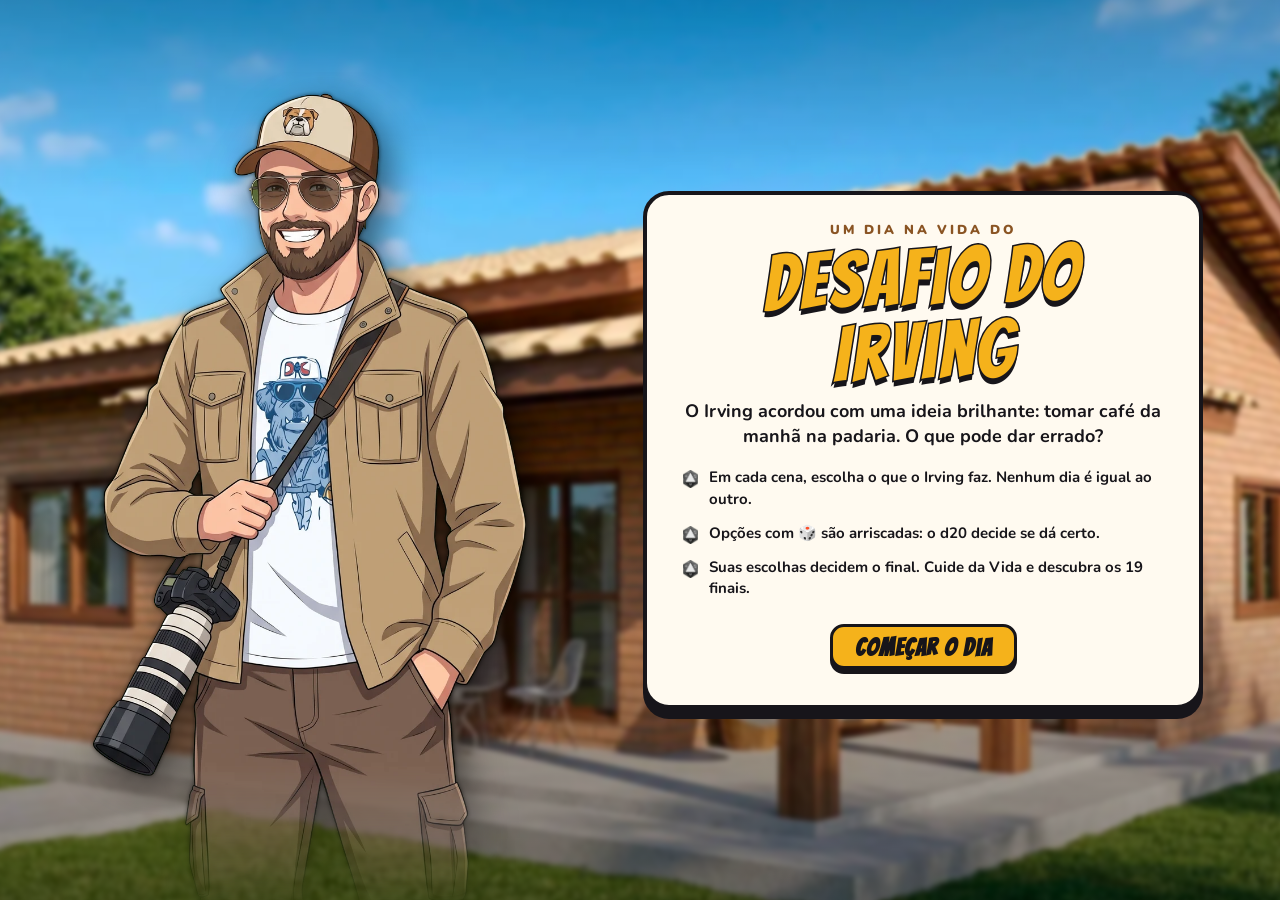
<file: index.html>
<!DOCTYPE html>
<html lang="pt-BR">
<head>
  <meta charset="utf-8">
  <meta name="viewport" content="width=device-width, initial-scale=1, viewport-fit=cover, interactive-widget=resizes-content">
  <title>Desafio do Irving</title>
  <meta name="description" content="Um dia na vida do Irving. Objetivo: tomar café da manhã na padaria. O que pode dar errado?">
  <meta name="theme-color" content="#1b1b1f">
  <link rel="icon" href="assets/desafio/itens/item-09-misto-quente.webp">
  <link rel="preconnect" href="https://fonts.googleapis.com">
  <link rel="preconnect" href="https://fonts.gstatic.com" crossorigin>
  <link rel="stylesheet" href="https://fonts.googleapis.com/css2?family=Bangers&family=Nunito:wght@500;700;800;900&display=swap">
  <link rel="stylesheet" href="css/desafio.css">
</head>
<body>

  <!-- Cenário (duas camadas pra fazer a troca suave) -->
  <div class="fundo" id="fundo-a"></div>
  <div class="fundo" id="fundo-b"></div>
  <div class="fundo-veu"></div>

  <!-- Irving -->
  <img class="irving" id="irving" src="assets/desafio/irving/irving-feliz.webp" alt="Irving">

  <!-- Barra de cima: vida, cena e mochila -->
  <header class="hud" id="hud" hidden>
    <div class="vida" id="vida">
      <img src="assets/desafio/ui/coracao.webp" alt="">
      <div class="vida-barra"><i id="vida-barra"></i></div>
      <b id="vida-num">100</b>
    </div>
    <div class="hud-cena" id="hud-cena">Cena 1</div>
    <div class="mochila" id="mochila" aria-label="Mochila (até 3 itens)"></div>
  </header>

  <!-- Placa com o nome do lugar -->
  <div class="placa" id="placa" hidden></div>

  <!-- TELA DE INÍCIO -->
  <section class="inicio" id="tela-inicio">
    <div class="inicio-caixa">
      <div class="inicio-pre">um dia na vida do</div>
      <h1 class="logo">Desafio do Irving</h1>
      <p class="inicio-texto">O Irving acordou com uma ideia brilhante: <b>tomar café da manhã na padaria</b>. O que pode dar errado?</p>
      <ul class="inicio-regras">
        <li>Em cada cena, <b>escolha</b> o que o Irving faz. Nenhum dia é igual ao outro.</li>
        <li>Opções com <b>🎲</b> são arriscadas: o <b>d20</b> decide se dá certo.</li>
        <li>Suas <b>escolhas</b> decidem o final. Cuide da <b>Vida</b> e descubra os <b>19 finais</b>.</li>
      </ul>
      <button class="botao" id="btn-comecar">Começar o dia</button>
      <div class="inicio-finais" id="inicio-finais"></div>
    </div>
  </section>

  <!-- Dado -->
  <div class="dado-palco" id="dado-palco" hidden>
    <div class="dado-dif" id="dado-dif"></div>
    <div class="dado" id="dado">
      <img src="assets/desafio/ui/d20.webp" alt="">
      <span id="dado-num">?</span>
    </div>
    <div class="dado-selo" id="dado-selo"></div>
  </div>

  <!-- Encontros: chefes (pedra, papel e tesoura / quiz), NPCs com desafio e o vendedor da Casa do Norte -->
  <section class="duelo" id="duelo" hidden>
    <img class="chefe-img" id="chefe-img" alt="">
    <div class="chefe-emoji" id="chefe-emoji" hidden></div>
    <div class="duelo-painel">
      <div class="duelo-titulo" id="duelo-titulo">DUELO!</div>
      <div class="duelo-nome" id="duelo-nome"></div>
      <div class="duelo-placar" id="duelo-placar">Irving <b id="placar-ir">0</b> <span>x</span> <b id="placar-ch">0</b> <em id="placar-nome"></em></div>
      <div class="duelo-jogada" id="duelo-jogada"></div>
      <div class="baloes" id="baloes">
        <button class="balao" type="button" data-j="pedra"><span>✊</span><small>Pedra</small></button>
        <button class="balao" type="button" data-j="papel"><span>✋</span><small>Papel</small></button>
        <button class="balao" type="button" data-j="tesoura"><span>✌️</span><small>Tesoura</small></button>
      </div>
      <div class="respostas" id="respostas" hidden></div>
      <div class="duelo-fim" id="duelo-fim" hidden>
        <div class="dado-selo" id="duelo-selo"></div>
        <p id="duelo-premio"></p>
        <button class="botao" id="btn-duelo-ok" type="button">Continuar</button>
      </div>
    </div>
  </section>

  <!-- Avisos: adversidade e item encontrado -->
  <div class="alerta" id="alerta" hidden>
    <span class="alerta-icone">⚠️</span>
    <div><small>Adversidade!</small><b id="alerta-texto"></b></div>
  </div>
  <div class="achado" id="achado" hidden>
    <img id="achado-img" alt="">
    <div><small>O Irving encontrou</small><b id="achado-nome"></b><em id="achado-dica"></em></div>
  </div>

  <!-- CAIXA DE TEXTO (visual novel) -->
  <section class="caixa" id="caixa" hidden>
    <div class="caixa-nome" id="caixa-nome">Narrador</div>
    <div class="caixa-texto" id="caixa-texto"></div>
    <div class="caixa-delta" id="caixa-delta"></div>

    <div class="opcoes" id="opcoes" hidden aria-label="O que o Irving faz?"></div>

    <div class="caixa-botoes" id="caixa-botoes" hidden>
      <button class="botao" id="btn-continuar" type="button">Continuar</button>
    </div>
  </section>

  <!-- TELA FINAL -->
  <section class="final" id="tela-final" hidden>
    <div class="final-cartao">
      <div class="final-pre">FIM DO DIA</div>
      <div class="final-tipo" id="final-tipo"></div>
      <h2 class="final-nome" id="final-nome"></h2>
      <p class="final-texto" id="final-texto"></p>
      <p class="final-motivos" id="final-motivos"></p>
      <div class="final-resumo" id="final-resumo"></div>
      <div class="galeria-titulo" id="galeria-titulo"></div>
      <div class="galeria" id="galeria"></div>
      <div class="final-botoes">
        <button class="botao" id="btn-denovo" type="button">Viver outro dia</button>
      </div>
    </div>
  </section>

  <script src="js/desafio-dados.js"></script>
  <!-- a história (o emaranhado de escolhas) -->
  <script src="js/historia/lugares-01.js"></script>
  <script src="js/historia/lugares-02-09.js"></script>
  <script src="js/historia/lugares-10-17.js"></script>
  <script src="js/historia/lugares-18-25.js"></script>
  <script src="js/historia/lugares-26-33.js"></script>
  <script src="js/historia/lugares-34-41.js"></script>
  <script src="js/historia/lugares-42-50.js"></script>
  <script src="js/historia/itens-adversidades.js"></script>
  <script src="js/historia/lugar-53-casa-do-norte.js"></script>
  <script src="js/historia/personagens.js"></script>
  <script src="js/desafio-motor.js"></script>
  <script src="js/desafio.js"></script>
</body>
</html>
</file>
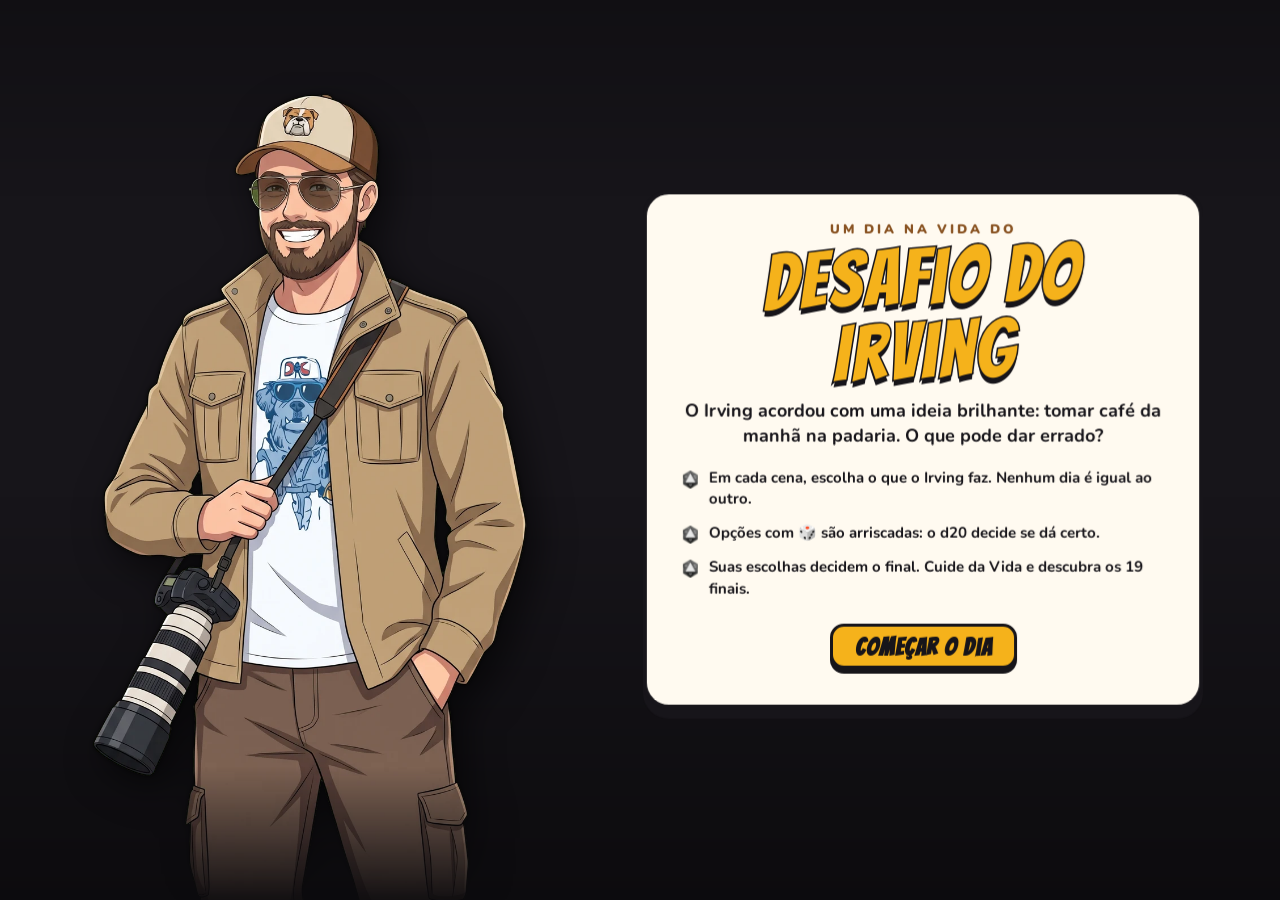
<file: jogo.html>
<!DOCTYPE html>
<html lang="pt-BR">
<head>
  <meta charset="utf-8">
  <title>Desafio do Irving</title>
  <!-- endereço antigo: manda pra página principal do jogo -->
  <meta http-equiv="refresh" content="0; url=./">
  <link rel="canonical" href="./">
</head>
<body>
  <p>O jogo mudou de endereço. <a href="./">Clique aqui pra jogar o Desafio do Irving.</a></p>
</body>
</html>
</file>
<file: css/desafio.css>
/* =====================================================================
   DESAFIO DO IRVING - VISUAL
   Estilo cartoon: contorno preto grosso, cores de misto quente.
   ===================================================================== */

:root {
  --tinta: #17151a;
  --creme: #fff6e3;
  --papel: #fffaf0;
  --mostarda: #f5b21b;
  --mostarda-escura: #c98a00;
  --crosta: #8a5423;
  --vermelho: #d8323c;
  --verde: #2f9e55;
  --cinza: #6b6570;
  --sombra: 0 6px 0 var(--tinta);
  --borda: 3px solid var(--tinta);
  --raio: 18px;
  --titulo: "Bangers", "Impact", system-ui, sans-serif;
  --texto: "Nunito", system-ui, -apple-system, "Segoe UI", sans-serif;
}

* { box-sizing: border-box; }
html, body { margin: 0; height: 100%; }
body {
  background: var(--tinta);
  color: var(--tinta);
  font-family: var(--texto);
  font-weight: 700;
  overflow: hidden;
  height: 100dvh;
  -webkit-tap-highlight-color: transparent;
}
[hidden] { display: none !important; }
button { font: inherit; cursor: pointer; }

/* ---------- cenário ---------- */
.fundo {
  position: fixed; inset: -2%;
  background: center / cover no-repeat;
  filter: blur(2.5px) saturate(1.1);
  transform: scale(1.03);
  opacity: 0;
  transition: opacity .7s ease;
}
.fundo.ativo { opacity: 1; }
.fundo-veu {
  position: fixed; inset: 0;
  background: linear-gradient(180deg, rgba(0,0,0,.25) 0%, rgba(0,0,0,0) 22%, rgba(0,0,0,0) 55%, rgba(0,0,0,.45) 100%);
  pointer-events: none;
}
body.morte .fundo { filter: blur(3px) grayscale(1) brightness(.55); }

/* ---------- Irving ---------- */
.irving {
  position: fixed;
  left: 2vw; bottom: -2vh;
  height: 94dvh; max-width: 48vw;
  object-fit: contain; object-position: bottom left;
  filter: drop-shadow(0 0 2px rgba(0,0,0,.6)) drop-shadow(10px 14px 18px rgba(0,0,0,.55));
  /* a imagem termina no meio da perna: some suavemente em vez de cortar reto */
  -webkit-mask-image: linear-gradient(to bottom, #000 82%, transparent 99%);
  mask-image: linear-gradient(to bottom, #000 82%, transparent 99%);
  transition: transform .35s ease, opacity .35s ease;
  pointer-events: none;
  z-index: 2;
}
.irving.pulo { animation: pulo .45s ease; }
@keyframes pulo { 0%{transform:translateY(0)} 35%{transform:translateY(-3%)} 100%{transform:translateY(0)} }
.irving.tremor { animation: tremor .45s ease; }
@keyframes tremor { 0%,100%{transform:translateX(0)} 20%{transform:translateX(-2%)} 40%{transform:translateX(2%)} 60%{transform:translateX(-1.5%)} 80%{transform:translateX(1%)} }

/* ---------- HUD ---------- */
.hud {
  position: fixed; top: 0; left: 0; right: 0; z-index: 5;
  display: flex; align-items: center; justify-content: space-between; gap: 12px;
  padding: max(10px, env(safe-area-inset-top)) 16px 10px;
}
.vida {
  display: flex; align-items: center; gap: 8px;
  background: var(--papel); border: var(--borda); border-radius: 999px;
  padding: 4px 12px 4px 6px; box-shadow: 0 4px 0 var(--tinta);
}
.vida img { width: 34px; height: auto; filter: drop-shadow(0 2px 0 var(--tinta)); }
.vida.bateu img { animation: batida .5s ease; }
@keyframes batida { 0%,100%{transform:scale(1)} 30%{transform:scale(1.35) rotate(-8deg)} 60%{transform:scale(.9)} }
.vida-barra {
  width: clamp(80px, 16vw, 200px); height: 14px;
  border: 2px solid var(--tinta); border-radius: 999px; background: #eee3cf; overflow: hidden;
}
.vida-barra i { display: block; height: 100%; width: 100%; background: var(--vermelho); transition: width .6s ease; }
.vida.baixa .vida-barra i { animation: piscar 1s infinite; }
@keyframes piscar { 50% { opacity: .45; } }
.vida b { font-weight: 900; min-width: 2.2ch; text-align: right; font-size: 18px; }

.hud-cena {
  font-family: var(--titulo); font-size: 22px; letter-spacing: 1px; color: var(--tinta);
  background: var(--papel); border: var(--borda); border-radius: 999px; padding: 3px 14px 0;
  box-shadow: 0 4px 0 var(--tinta); white-space: nowrap;
}
.mochila { display: flex; gap: 8px; }
.slot {
  width: 54px; height: 54px; border: var(--borda); border-radius: 14px;
  background: rgba(255,250,240,.92); box-shadow: 0 4px 0 var(--tinta);
  display: grid; place-items: center; position: relative;
}
.slot.vazio { background: rgba(255,250,240,.35); border-style: dashed; box-shadow: none; }
.slot img { width: 44px; height: 44px; object-fit: contain; }
.slot.novo { animation: novoItem .8s ease; }
@keyframes novoItem { 0%{transform:scale(.2) rotate(-20deg)} 60%{transform:scale(1.25) rotate(6deg)} 100%{transform:scale(1)} }
.slot[data-nome]:hover::after, .slot[data-nome]:focus::after {
  content: attr(data-nome); position: absolute; top: 110%; right: 0; white-space: normal; width: max-content; max-width: 220px; z-index: 5; line-height: 1.3;
  background: var(--tinta); color: var(--papel); font-size: 13px; padding: 3px 8px; border-radius: 8px;
}

/* ---------- placa do lugar ---------- */
.placa {
  position: fixed; z-index: 4; right: 4vw; top: 78px;
  font-family: var(--titulo); font-size: clamp(20px, 2.6vw, 34px); letter-spacing: 1px;
  background: var(--mostarda); border: var(--borda); border-radius: 12px; padding: 4px 16px 2px;
  box-shadow: var(--sombra); transform: rotate(2deg);
  animation: placaEntra .5s cubic-bezier(.2,1.6,.4,1);
}
@keyframes placaEntra { from { transform: translateY(-40px) rotate(-8deg); opacity: 0; } }

/* ---------- botões ---------- */
.botao {
  font-family: var(--titulo); font-size: 24px; letter-spacing: 1px;
  color: var(--tinta); background: var(--mostarda);
  border: var(--borda); border-radius: 14px; padding: 8px 22px 6px;
  box-shadow: 0 5px 0 var(--tinta); transition: transform .08s, box-shadow .08s, background .15s;
}
.botao:hover { background: #ffc53d; }
.botao:active { transform: translateY(4px); box-shadow: 0 1px 0 var(--tinta); }
.botao:disabled { background: #d9cfbd; cursor: default; transform: none; box-shadow: 0 5px 0 var(--tinta); }
.botao:focus-visible, a:focus-visible { outline: 3px solid #4aa3ff; outline-offset: 3px; }
.botao-pequeno { font-size: 18px; padding: 5px 14px 3px; }

/* ---------- início ---------- */
.inicio {
  position: fixed; inset: 0; z-index: 6;
  display: grid; place-items: center end;
  padding: 24px 6vw;
}
.inicio-caixa {
  width: min(560px, 100%);
  background: var(--papel); border: 4px solid var(--tinta); border-radius: 26px;
  box-shadow: 0 10px 0 var(--tinta); padding: 26px 28px 22px; text-align: center;
  animation: entra .6s cubic-bezier(.2,1.4,.4,1);
}
@keyframes entra { from { transform: translateY(30px) scale(.96); opacity: 0; } }
.inicio-pre { font-weight: 900; text-transform: uppercase; letter-spacing: 3px; font-size: 13px; color: var(--crosta); }
.logo {
  font-family: var(--titulo); font-weight: 400; margin: 2px 0 10px;
  font-size: clamp(46px, 7vw, 78px); line-height: .95; letter-spacing: 2px;
  color: var(--mostarda); -webkit-text-stroke: 3px var(--tinta); paint-order: stroke fill;
  text-shadow: 0 6px 0 var(--tinta); transform: rotate(-2deg);
}
.inicio-texto { font-size: 18px; margin: 8px 0 12px; line-height: 1.4; }
.inicio-regras { list-style: none; padding: 0; margin: 0 0 18px; text-align: left; font-size: 15px; line-height: 1.45; }
.inicio-regras li { padding: 6px 10px 6px 34px; position: relative; }
.inicio-regras li::before {
  content: ""; position: absolute; left: 6px; top: 9px; width: 18px; height: 18px;
  background: url(../assets/desafio/ui/d20.webp) center / contain no-repeat;
}
.inicio-finais { margin-top: 14px; font-size: 14px; color: var(--cinza); }
.link-ficha { display: inline-block; margin-top: 10px; color: var(--crosta); font-size: 14px; }

/* ---------- caixa de texto ---------- */
.caixa {
  position: fixed; z-index: 4;
  left: 50%; transform: translateX(-50%);
  bottom: calc(max(14px, env(safe-area-inset-bottom)) + var(--teclado, 0px));
  width: min(1100px, calc(100% - 32px));
  max-height: 46dvh; overflow-y: auto; overscroll-behavior: contain;
  background: var(--papel); border: 4px solid var(--tinta); border-radius: var(--raio);
  box-shadow: 0 8px 0 var(--tinta);
  padding: 26px 24px 18px;
}
.caixa-nome {
  position: sticky; top: -26px; margin: -26px 0 8px -8px; width: max-content;
  font-family: var(--titulo); font-size: 20px; letter-spacing: 1px;
  background: var(--mostarda); border: var(--borda); border-top: 0; border-radius: 0 0 12px 12px; padding: 3px 14px 1px;
}
.caixa-texto { font-size: clamp(17px, 1.6vw, 21px); line-height: 1.5; white-space: pre-line; }
.caixa-texto .acao-jogador { display: block; color: var(--cinza); font-style: italic; margin-bottom: 8px; font-size: .9em; }
.caixa-texto .comentario { display: block; color: var(--crosta); margin-top: 6px; }
.caixa-delta { display: flex; flex-wrap: wrap; gap: 8px; margin-top: 10px; }
.caixa-delta:empty { display: none; }
.tag {
  font-weight: 900; font-size: 14px; border: 2px solid var(--tinta); border-radius: 999px; padding: 2px 10px;
  background: #eee3cf;
}
.tag.mais { background: #c9f0d4; }
.tag.menos { background: #ffd0d0; }

/* ---------- tapa-olho duplo: cena no escuro ---------- */
body.vendado .fundo, body.vendado .irving, body.vendado .fundo-veu { opacity: 0 !important; transition: opacity .6s; }
body.vendado { background: #000; }
/* vida subindo (itens que curam) */
.vida.curou { animation: curou .8s ease; }
@keyframes curou { 0%,100% { transform: scale(1); } 40% { transform: scale(1.12); box-shadow: 0 0 0 6px rgba(47,158,85,.5), var(--sombra); } }

/* ---------- as 6 opções ---------- */
.opcoes { display: grid; grid-template-columns: 1fr 1fr; gap: 10px; margin-top: 14px; }
.opcao {
  display: flex; align-items: center; gap: 9px; text-align: left;
  font-weight: 800; font-size: 16px; line-height: 1.25; color: var(--tinta);
  background: #fff; border: var(--borda); border-radius: 14px; padding: 9px 12px 9px 9px;
  box-shadow: 0 4px 0 var(--tinta); transition: transform .08s, box-shadow .08s, background .15s;
  animation: opcaoEntra .35s cubic-bezier(.2,1.4,.4,1) both;
}
.opcao:nth-child(2) { animation-delay: .04s; } .opcao:nth-child(3) { animation-delay: .08s; }
.opcao:nth-child(4) { animation-delay: .12s; } .opcao:nth-child(5) { animation-delay: .16s; }
.opcao:nth-child(6) { animation-delay: .2s; }
@keyframes opcaoEntra { from { transform: translateY(10px); opacity: 0; } }
.opcao:hover { background: #fff1c9; }
.opcao:active { transform: translateY(3px); box-shadow: 0 1px 0 var(--tinta); }
.opcao:focus-visible { outline: 3px solid #4aa3ff; outline-offset: 3px; }
.opcao-num {
  flex: none; display: grid; place-items: center; width: 26px; height: 26px; border-radius: 50%;
  font-family: var(--titulo); font-size: 16px; background: var(--mostarda); border: 2px solid var(--tinta);
}
.opcao-txt { flex: 1; }
.opcao-ico { flex: none; width: 28px; height: 28px; object-fit: contain; }
.opcao-risco {
  flex: none; font-size: 13px; font-weight: 900; white-space: nowrap;
  background: #ffe39a; border: 2px solid var(--tinta); border-radius: 999px; padding: 1px 7px;
}
.opcao-adv { background: #ffe9e9; }
.opcao-adv:hover { background: #ffd6d6; }
.opcao-adv .opcao-num { background: #ff8b8b; }
.opcao-item { background: #eef7ff; }
.opcao-item:hover { background: #dcefff; }
.caixa-texto .parte { display: block; }
.caixa-texto .parte + .parte { margin-top: 8px; }
.caixa-texto .anterior { color: var(--cinza); font-size: .92em; }
.tag.neutra { background: #eee3cf; }
.final-motivos { font-size: 14px; line-height: 1.4; margin: -4px 0 10px; color: var(--crosta); }
.final-motivos:empty { display: none; }

.caixa-botoes { display: flex; justify-content: flex-end; margin-top: 14px; }

/* ---------- dado ---------- */
.dado-palco {
  position: fixed; inset: 0; z-index: 7;
  display: flex; flex-direction: column; align-items: center; justify-content: center; gap: 10px;
  background: radial-gradient(circle at 50% 45%, rgba(0,0,0,.25), rgba(0,0,0,.7));
  padding-bottom: 8vh;
}
.dado-dif {
  font-family: var(--titulo); font-size: clamp(26px, 3.4vw, 40px); letter-spacing: 1px;
  color: var(--papel); -webkit-text-stroke: 1.5px var(--tinta); text-shadow: 0 4px 0 var(--tinta);
  text-align: center; padding: 0 16px;
}
.dado-dif small { display: block; font-family: var(--texto); font-weight: 800; font-size: 16px; -webkit-text-stroke: 0; text-shadow: 0 2px 4px #000; max-width: 560px; margin: 4px auto 0; }
.dado { position: relative; width: min(260px, 52vw); aspect-ratio: 513 / 600; }
.dado img { width: 100%; height: 100%; filter: drop-shadow(0 12px 16px rgba(0,0,0,.6)); }
.dado span {
  position: absolute; left: 51%; top: 50.5%; transform: translate(-50%, -50%);
  font-family: var(--titulo); font-size: min(64px, 13vw); color: var(--tinta); line-height: 1;
}
.dado.rolando { animation: rolar .9s cubic-bezier(.3,.7,.4,1) infinite; }
@keyframes rolar {
  0% { transform: rotate(0) scale(1); }
  25% { transform: rotate(90deg) scale(.9) translateY(-10px); }
  50% { transform: rotate(180deg) scale(1.05); }
  75% { transform: rotate(270deg) scale(.92) translateY(-6px); }
  100% { transform: rotate(360deg) scale(1); }
}
.dado.parou { animation: parou .5s cubic-bezier(.2,1.8,.4,1); }
@keyframes parou { from { transform: scale(1.35); } }
.dado.critico img { filter: drop-shadow(0 0 22px #ffd23a) drop-shadow(0 0 40px #ffd23a); }
.dado.desastre img { filter: drop-shadow(0 0 22px #ff3b3b) drop-shadow(0 0 40px #ff3b3b); }
.dado-selo {
  font-family: var(--titulo); font-size: clamp(34px, 5vw, 58px); letter-spacing: 2px;
  padding: 4px 20px 0; border: 4px solid var(--tinta); border-radius: 14px; box-shadow: var(--sombra);
  transform: rotate(-4deg); min-height: 1em;
}
.dado-selo:empty { visibility: hidden; }
.dado-selo.bom { background: #7be29a; animation: carimbo .4s cubic-bezier(.2,1.8,.4,1); }
.dado-selo.ruim { background: #ff8b8b; animation: carimbo .4s cubic-bezier(.2,1.8,.4,1); }
@keyframes carimbo { from { transform: scale(2.2) rotate(-12deg); opacity: 0; } }

/* ---------- duelo contra chefe ---------- */
.duelo {
  position: fixed; inset: 0; z-index: 7;
  background: radial-gradient(circle at 65% 45%, rgba(120,20,20,.35), rgba(0,0,0,.75));
  animation: dueloEntra .5s ease;
}
@keyframes dueloEntra { from { opacity: 0; } }
.chefe-img {
  position: absolute; right: 4vw; top: 7dvh;
  width: min(44vw, 760px); height: 64dvh; object-fit: contain; object-position: center bottom;
  filter: drop-shadow(0 0 3px rgba(0,0,0,.7)) drop-shadow(-10px 14px 18px rgba(0,0,0,.6));
  -webkit-mask-image: linear-gradient(to bottom, #000 80%, transparent 100%);
  mask-image: linear-gradient(to bottom, #000 80%, transparent 100%);
  animation: chefeEntra .7s cubic-bezier(.2,1.5,.4,1);
}
@keyframes chefeEntra { from { transform: translateX(40%) scale(.8); opacity: 0; } }
.duelo-painel {
  position: absolute; left: 50%; bottom: max(16px, env(safe-area-inset-bottom)); transform: translateX(-50%);
  width: min(640px, calc(100% - 24px));
  background: var(--papel); border: 4px solid var(--tinta); border-radius: 22px; box-shadow: 0 8px 0 var(--tinta);
  padding: 14px 18px 18px; text-align: center;
}
.duelo-titulo {
  font-family: var(--titulo); font-size: 40px; line-height: 1; letter-spacing: 2px; color: var(--vermelho);
  -webkit-text-stroke: 2px var(--tinta); paint-order: stroke fill; text-shadow: 0 4px 0 var(--tinta); transform: rotate(-2deg);
}
.duelo-nome { font-family: var(--titulo); font-size: 26px; letter-spacing: 1px; margin-top: 2px; }
.duelo-placar { font-weight: 900; font-size: 18px; margin: 6px 0; }
.duelo-placar b { display: inline-block; min-width: 1.6em; font-family: var(--titulo); font-size: 30px; background: var(--mostarda); border: var(--borda); border-radius: 10px; padding: 0 6px; }
.duelo-placar span { margin: 0 6px; }
.duelo-placar em { font-style: normal; }
.duelo-jogada { min-height: 2.8em; font-size: 17px; line-height: 1.4; }
.duelo-jogada .lance { font-size: 20px; font-weight: 900; }
.baloes { display: flex; justify-content: center; gap: 16px; margin-top: 10px; }
.balao {
  position: relative; width: 104px; height: 88px;
  display: flex; flex-direction: column; align-items: center; justify-content: center; gap: 0;
  background: #fff; border: var(--borda); border-radius: 50% / 46%; box-shadow: 0 5px 0 var(--tinta);
  transition: transform .1s, background .15s;
}
.balao::after {
  content: ""; position: absolute; bottom: -14px; left: 26%;
  border: 9px solid transparent; border-top: 14px solid var(--tinta);
}
.balao span { font-size: 38px; line-height: 1.1; }
.balao small { font-weight: 900; font-size: 13px; }
.balao:hover { background: #fff3c4; transform: translateY(-3px) rotate(-2deg); }
.balao:active { transform: translateY(3px); }
.balao.escolhido { background: var(--mostarda); transform: scale(1.08); }
.duelo-fim p { font-size: 17px; margin: 10px 0 12px; }
/* respostas do quiz, do desafio do NPC e presentes do vendedor */
.respostas { display: grid; gap: 8px; margin-top: 10px; }
.respostas.numeros { grid-template-columns: repeat(5, 1fr); }
.respostas.presentes { grid-template-columns: repeat(3, 1fr); }
.resposta {
  font-weight: 800; font-size: 16px; line-height: 1.25; color: var(--tinta); text-align: center;
  background: #fff; border: var(--borda); border-radius: 14px; padding: 9px 12px;
  box-shadow: 0 4px 0 var(--tinta); transition: transform .08s, background .15s;
}
.resposta:hover { background: #fff1c9; }
.resposta:active { transform: translateY(3px); }
.resposta:disabled { cursor: default; opacity: .55; }
.resposta.certa { background: #c9f0d4; opacity: 1; }
.resposta.errada { background: #ffd0d0; opacity: 1; }
.resposta.presente { display: flex; flex-direction: column; align-items: center; gap: 4px; font-size: 14px; }
.resposta.presente img { width: 56px; height: 56px; object-fit: contain; }
.resposta.nada { grid-column: 1 / -1; font-size: 14px; background: #eee3cf; box-shadow: 0 3px 0 var(--tinta); }
.duelo-pergunta { font-size: 18px; font-weight: 900; line-height: 1.35; margin-top: 4px; }
.duelo.amigo { background: radial-gradient(circle at 65% 45%, rgba(40,110,60,.3), rgba(0,0,0,.7)); }
.duelo.amigo .duelo-titulo { color: var(--mostarda); }
.chefe-emoji {
  position: absolute; right: 12vw; top: 14dvh; font-size: min(34vh, 40vw); line-height: 1;
  filter: drop-shadow(0 10px 16px rgba(0,0,0,.6)); animation: chefeEntra .7s cubic-bezier(.2,1.5,.4,1);
}
.duelo-fim .dado-selo { display: inline-block; font-size: 42px; }

/* ---------- item encontrado ---------- */
.achado {
  position: fixed; z-index: 8; left: 50%; top: 84px; transform: translateX(-50%);
  display: flex; align-items: center; gap: 12px;
  background: var(--papel); border: var(--borda); border-radius: 16px; box-shadow: var(--sombra);
  padding: 8px 18px 8px 10px;
  animation: achado 3.6s ease forwards;
}
.achado img { width: 62px; height: 62px; object-fit: contain; }
.achado small { display: block; font-size: 13px; color: var(--crosta); text-transform: uppercase; letter-spacing: 1px; }
.achado b { font-family: var(--titulo); font-weight: 400; font-size: 28px; letter-spacing: 1px; }
@keyframes achado {
  0% { transform: translate(-50%, -30px) scale(.6); opacity: 0; }
  12% { transform: translate(-50%, 0) scale(1.08); opacity: 1; }
  20%, 85% { transform: translate(-50%, 0) scale(1); opacity: 1; }
  100% { transform: translate(-50%, -20px); opacity: 0; }
}

/* ---------- aviso de adversidade ---------- */
.alerta {
  position: fixed; z-index: 8; left: 50%; top: 84px; transform: translateX(-50%);
  width: min(560px, calc(100vw - 32px));
  display: flex; align-items: center; gap: 12px;
  background: #ffe1d6; border: var(--borda); border-color: #c0392b; border-radius: 16px; box-shadow: var(--sombra);
  padding: 10px 18px 10px 12px;
  animation: alerta 4.6s ease forwards;
}
.alerta-icone { font-size: 44px; line-height: 1; animation: sacode .5s ease 3; }
.alerta small { display: block; font-family: var(--titulo); font-size: 22px; color: #c0392b; letter-spacing: 1px; text-transform: uppercase; }
.alerta b { font-size: 18px; font-weight: 800; line-height: 1.25; }
@keyframes alerta {
  0% { transform: translate(-50%, -30px) scale(.6); opacity: 0; }
  8% { transform: translate(-50%, 0) scale(1.08); opacity: 1; }
  14%, 88% { transform: translate(-50%, 0) scale(1); opacity: 1; }
  100% { transform: translate(-50%, -20px); opacity: 0; }
}
@keyframes sacode { 0%,100% { transform: rotate(0); } 25% { transform: rotate(-15deg); } 75% { transform: rotate(15deg); } }
@media (max-width: 700px) {
  .alerta { top: 64px; }
  .alerta-icone { font-size: 34px; }
  .alerta small { font-size: 18px; }
  .alerta b { font-size: 15px; }
}
body.com-teclado .alerta { display: none; }

/* ---------- final ---------- */
.final {
  position: fixed; inset: 0; z-index: 6;
  display: grid; place-items: center end; padding: 24px 5vw; overflow-y: auto;
}
.final-cartao {
  width: min(600px, 100%); max-height: calc(100dvh - 48px); overflow-y: auto;
  background: var(--papel); border: 4px solid var(--tinta); border-radius: 26px; box-shadow: 0 10px 0 var(--tinta);
  padding: 22px 26px; text-align: center;
  animation: entra .7s cubic-bezier(.2,1.4,.4,1);
}
.final-pre { font-weight: 900; letter-spacing: 4px; font-size: 13px; color: var(--crosta); }
.final-tipo {
  display: inline-block; margin: 8px 0 2px; font-weight: 900; font-size: 13px; letter-spacing: 1px; text-transform: uppercase;
  border: 2px solid var(--tinta); border-radius: 999px; padding: 2px 12px;
}
.final-tipo.bom { background: #7be29a; }
.final-tipo.medio { background: var(--mostarda); }
.final-tipo.ruim { background: #ff8b8b; }
.final-nome {
  font-family: var(--titulo); font-weight: 400; margin: 4px 0 8px;
  font-size: clamp(40px, 6vw, 64px); line-height: 1; letter-spacing: 2px;
  color: var(--mostarda); -webkit-text-stroke: 2.5px var(--tinta); paint-order: stroke fill; text-shadow: 0 5px 0 var(--tinta);
}
.final-texto { font-size: 18px; line-height: 1.5; margin: 6px 0 12px; }
.final-resumo { font-size: 14px; color: var(--cinza); margin-bottom: 14px; }
.galeria-titulo { font-family: var(--titulo); font-size: 22px; letter-spacing: 1px; margin-top: 4px; }
.galeria { display: grid; grid-template-columns: repeat(auto-fill, minmax(96px, 1fr)); gap: 6px; margin: 8px 0 16px; }
.galeria div {
  font-size: 12px; font-weight: 800; line-height: 1.2; padding: 7px 4px;
  border: 2px solid var(--tinta); border-radius: 10px; background: #eee3cf;
}
.galeria div.ok.bom { background: #c9f0d4; }
.galeria div.ok.medio { background: #ffe39a; }
.galeria div.ok.ruim { background: #ffd0d0; }
.galeria div.bloq { color: #a79d93; border-style: dashed; }
.galeria div.agora { outline: 3px solid var(--tinta); outline-offset: 1px; }
.final-botoes { display: flex; flex-direction: column; align-items: center; gap: 4px; }

/* =====================================================================
   CELULAR EM PÉ (ou tela estreita)
   ===================================================================== */
@media (max-aspect-ratio: 4/5), (max-width: 700px) {
  .fundo { background-position: 68% center; }
  .irving { height: 58dvh; max-width: 76vw; left: -3vw; bottom: auto; top: 11dvh; }
  .hud { padding: max(8px, env(safe-area-inset-top)) 10px 8px; gap: 8px; }
  .vida { padding: 3px 9px 3px 4px; gap: 6px; }
  .vida img { width: 26px; }
  .vida-barra { width: 70px; height: 12px; }
  .vida b { font-size: 15px; }
  .hud-cena { font-size: 17px; padding: 2px 9px 0; }
  .slot { width: 42px; height: 42px; border-radius: 11px; }
  .slot img { width: 34px; height: 34px; }
  .mochila { gap: 5px; }
  .placa { top: 64px; right: 10px; font-size: 20px; }
  .caixa { width: calc(100% - 20px); bottom: calc(max(10px, env(safe-area-inset-bottom)) + var(--teclado, 0px)); max-height: 62dvh; padding: 22px 16px 14px; }
  .caixa-nome { top: -22px; margin-top: -22px; font-size: 18px; }
  .caixa-texto { font-size: 16.5px; }
  .opcoes { grid-template-columns: 1fr; gap: 7px; margin-top: 10px; }
  .opcao { font-size: 14.5px; padding: 7px 10px 7px 7px; box-shadow: 0 3px 0 var(--tinta); border-radius: 12px; }
  .opcao-num { width: 22px; height: 22px; font-size: 14px; }
  .opcao-ico { width: 24px; height: 24px; }
  .botao { font-size: 21px; padding: 7px 16px 5px; }
  .inicio, .final { place-items: end center; padding: 16px 10px; }
  .inicio-caixa { padding: 20px 18px 16px; }
  .inicio-texto { font-size: 16px; }
  .final-cartao { padding: 18px 16px; max-height: 66dvh; }
  .achado { top: 64px; }
  .duelo { background: radial-gradient(circle at 60% 30%, rgba(120,20,20,.45), rgba(0,0,0,.85)); }
  .chefe-img { width: 100vw; height: 44dvh; right: 0; top: 8dvh; object-position: center bottom; }
  .duelo-titulo { font-size: 32px; }
  .balao { width: 92px; height: 80px; }
  .balao span { font-size: 32px; }
  .baloes { gap: 10px; }
  .resposta { font-size: 14.5px; padding: 8px 10px; }
  .duelo-pergunta { font-size: 16px; }
  .chefe-emoji { right: 50%; transform: translateX(50%); top: 10dvh; font-size: 22dvh; }
  .achado b { font-size: 22px; }
  .achado img { width: 48px; height: 48px; }
}

/* teclado aberto no celular: caixa fica acima do teclado e cabe no espaço que sobra */
body.com-teclado .caixa { max-height: calc(var(--visivel, 50dvh) - 70px); }
body.com-teclado .placa,
body.com-teclado .achado { display: none; }

/* telas baixas (celular deitado) */
@media (max-height: 520px) and (min-aspect-ratio: 1/1) {
  .irving { height: 96dvh; }
  .caixa { max-height: 58dvh; width: min(760px, 62vw); left: auto; right: 12px; transform: none; padding: 20px 16px 12px; }
  .caixa-texto { font-size: 15.5px; }
  .hud { padding: 6px 12px; }
  .placa { display: none; }
  .inicio, .final { place-items: center end; padding: 10px 4vw; }
  .inicio-caixa, .final-cartao { max-height: 94dvh; overflow-y: auto; }
  .inicio-regras { display: none; }
}

@media (prefers-reduced-motion: reduce) {
  *, *::before, *::after { animation-duration: .01ms !important; animation-iteration-count: 1 !important; transition-duration: .01ms !important; }
}

/* opções de desfecho (última cena) */
.opcao-fim { background: #fff3c4; border-color: var(--crosta); }
.opcao-fim:hover { background: #ffe69a; }
.opcao-estrela { display: grid; place-items: center; font-size: 20px; }
.quiz-fala { margin-top: 6px; font-weight: 900; font-size: 15px; }
.quiz-fala.bom { color: var(--verde); }
.quiz-fala.ruim { color: var(--vermelho); }
#achado-dica { display: block; font-style: normal; font-weight: 800; font-size: 14px; width: min(240px, 58vw); line-height: 1.3; margin-top: 2px; }
#achado-dica:empty { display: none; }
.achado.longo { animation-duration: 5.9s; }
</file>
